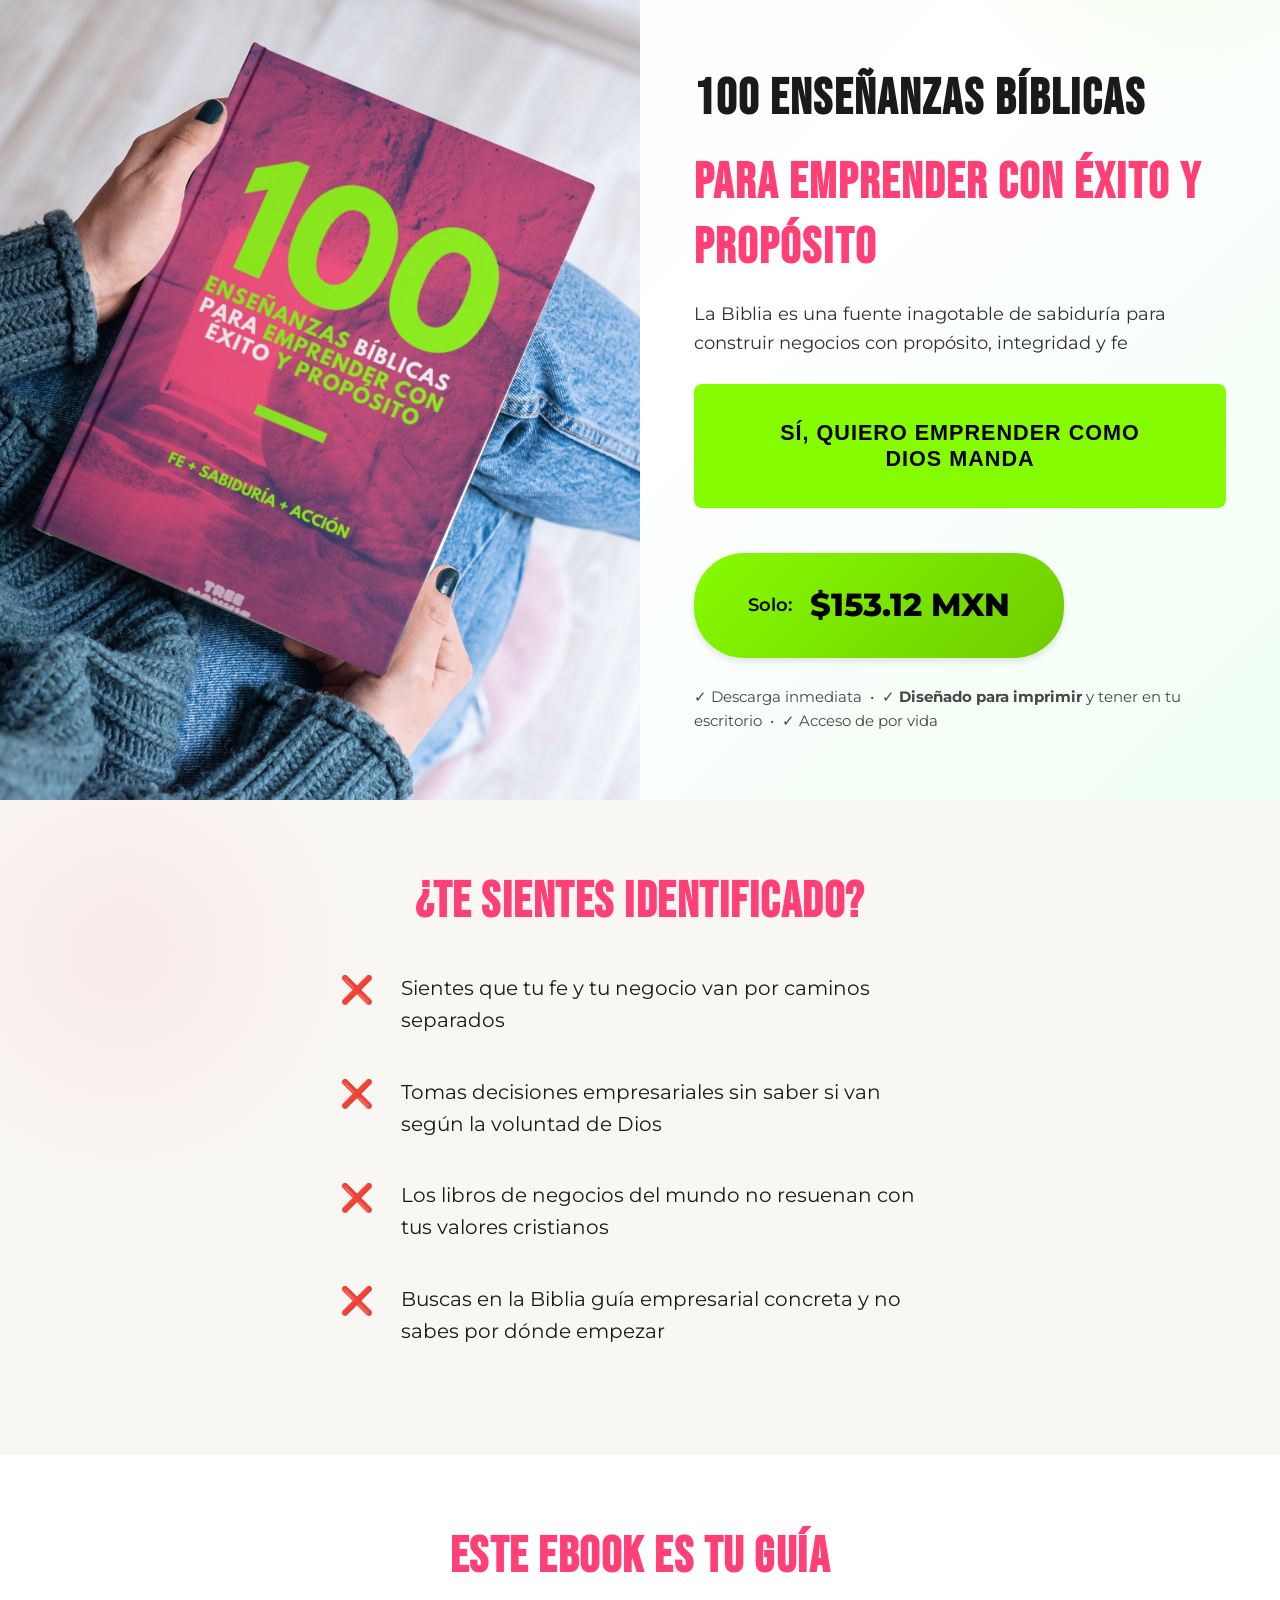
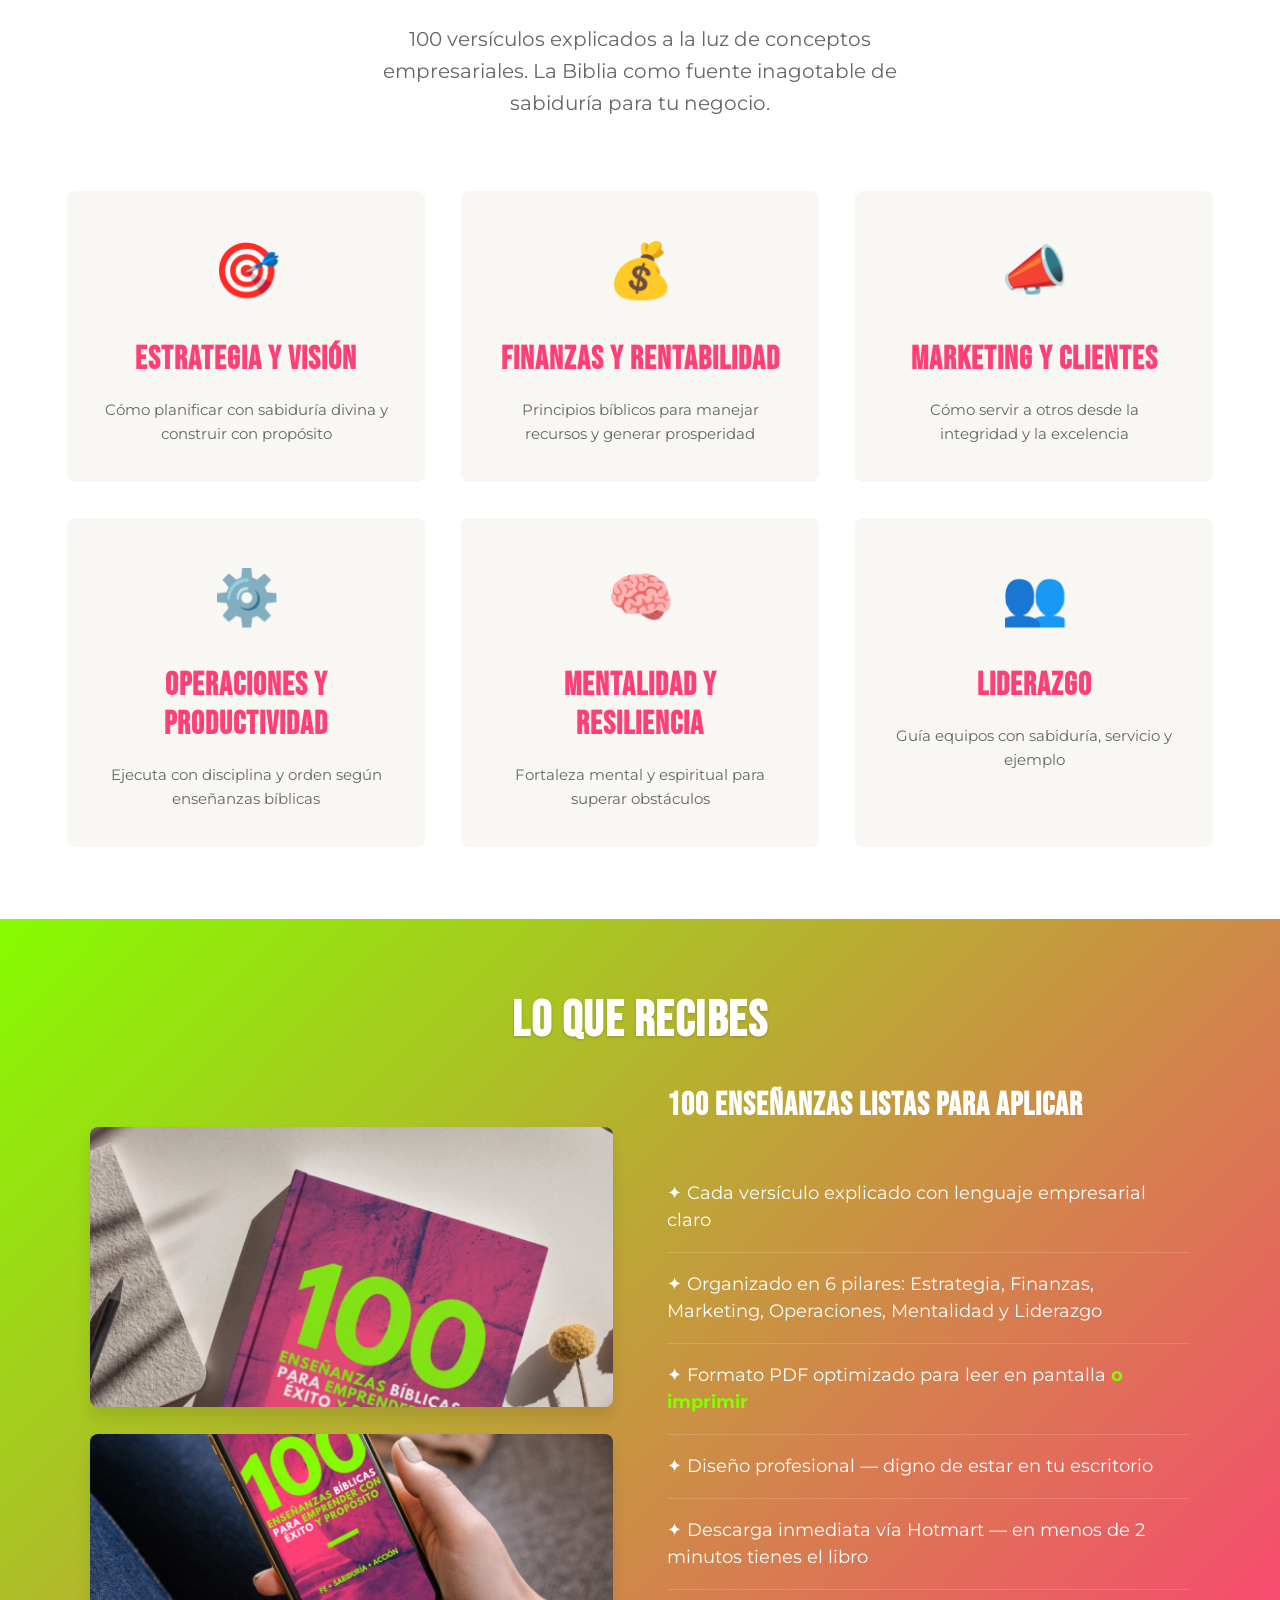
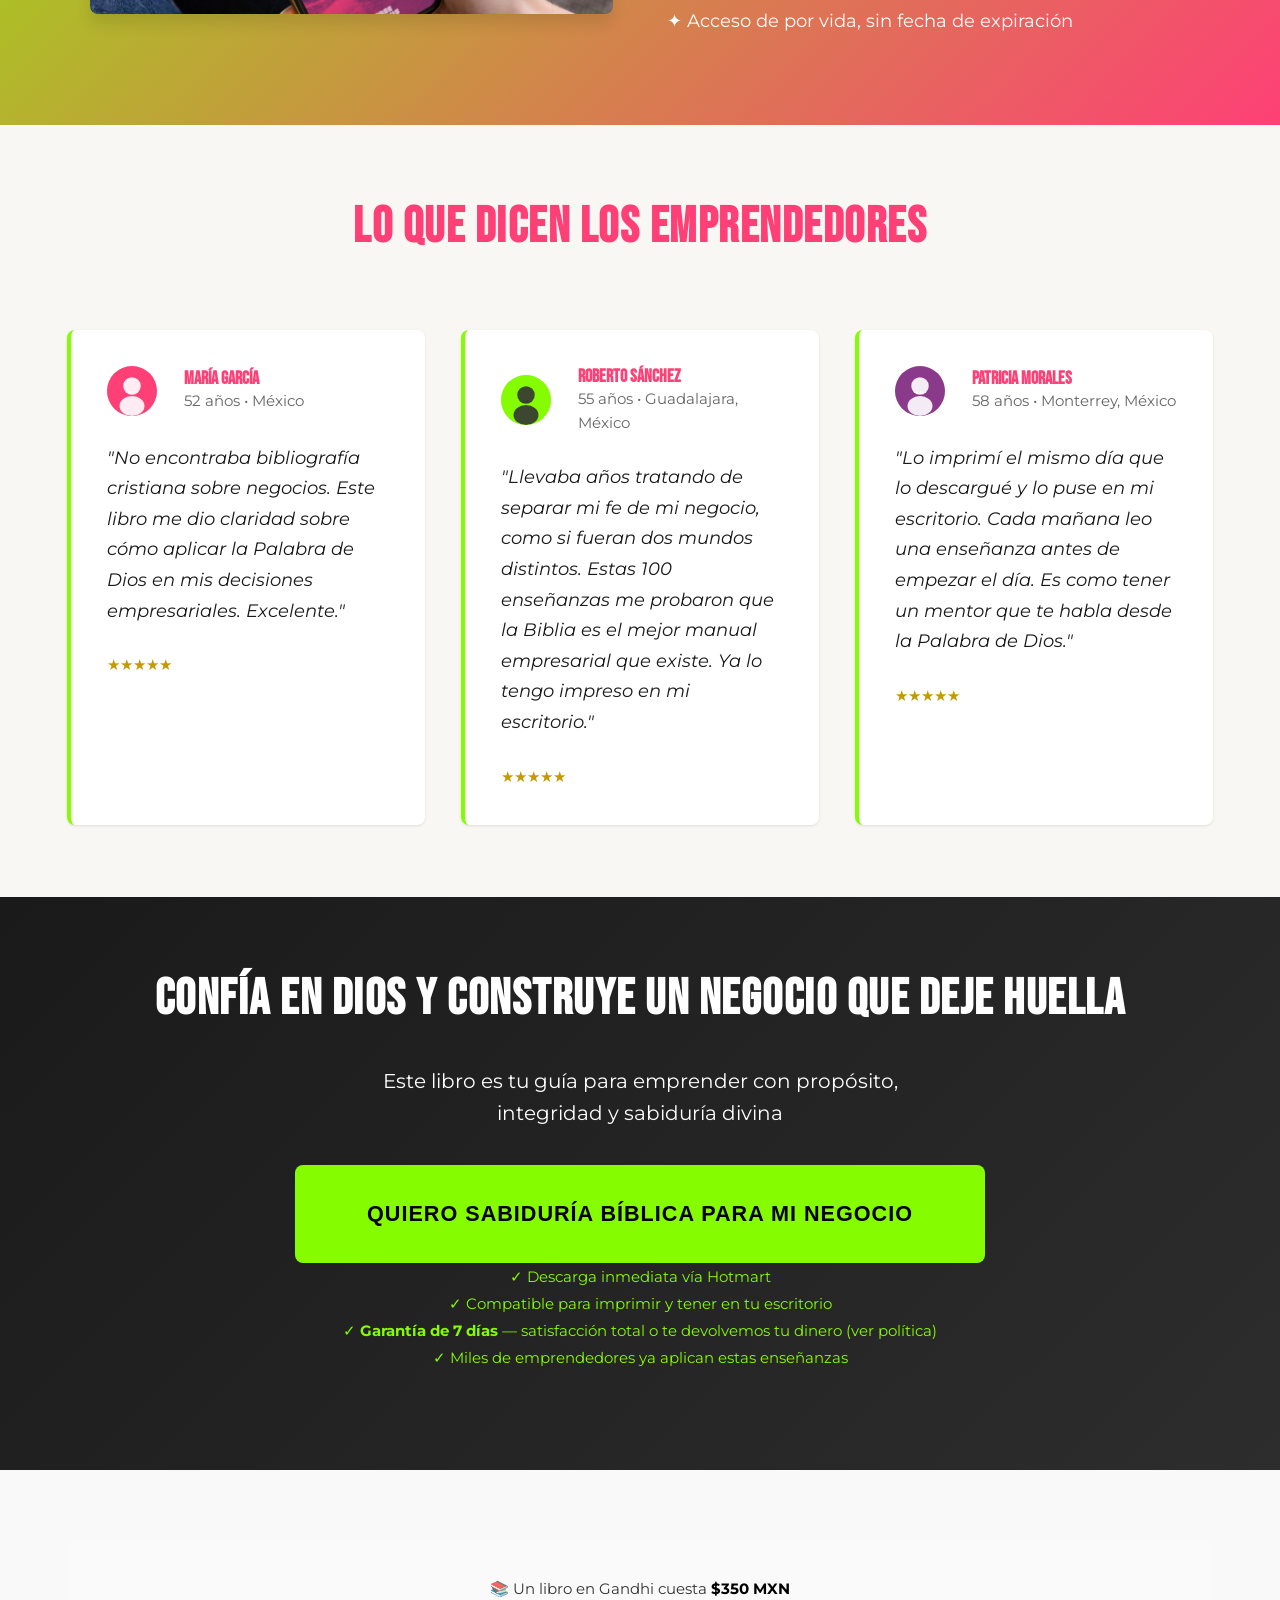
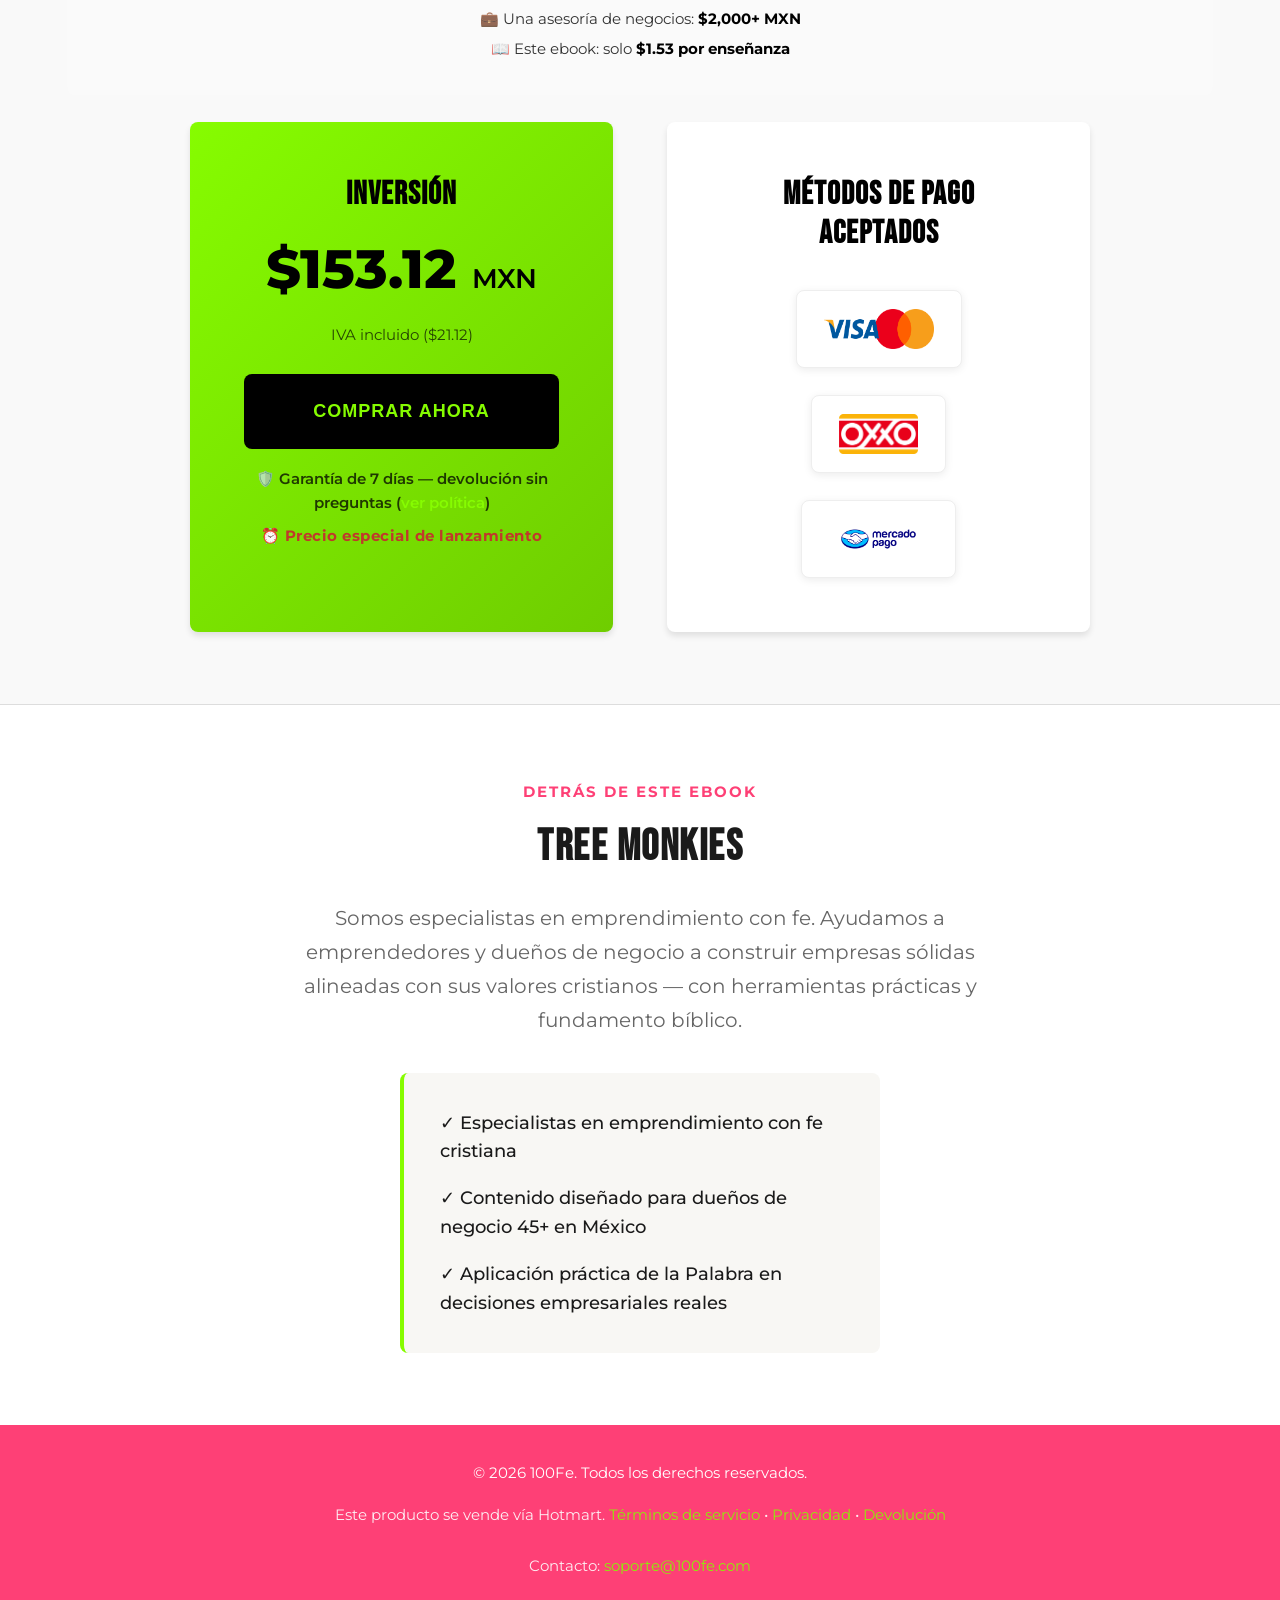
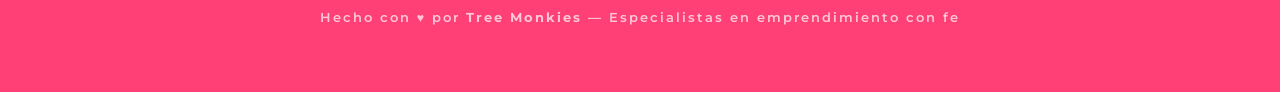
<file: index.html>
<!DOCTYPE html>
<html lang="es">
<head>
    <meta charset="UTF-8">
    <meta name="viewport" content="width=device-width, initial-scale=1.0">
    <meta name="description" content="100 Enseñanzas Bíblicas para Emprender con Éxito y Propósito">
    <meta name="author" content="100Fe">
    
    <!-- Open Graph -->
    <meta property="og:title" content="100 Enseñanzas Bíblicas para Emprender">
    <meta property="og:description" content="Propósito cristiano + Negocios rentables. Ebook diseñado para emprendedores de fe.">
    <meta property="og:type" content="website">
    <meta property="og:image" content="https://100fe-landing.vercel.app/assets/images/ebook-table.jpg">
    
    <!-- Twitter Card -->
    <meta name="twitter:card" content="summary_large_image">
    <meta name="twitter:title" content="100 Enseñanzas Bíblicas para Emprender">
    <meta name="twitter:description" content="Propósito cristiano + Negocios rentables.">
    
    <title>100 Enseñanzas Bíblicas para Emprender con Éxito y Propósito</title>
    
    <link rel="preconnect" href="https://fonts.googleapis.com">
    <link rel="preconnect" href="https://fonts.gstatic.com" crossorigin>
    <link href="https://fonts.googleapis.com/css2?family=Bebas+Neue&family=Montserrat:wght@400;600;700;800&display=swap" rel="stylesheet">
    <link rel="stylesheet" href="styles/styles.css?v=20260224-hero-fix-1">
    <link rel="icon" href="data:image/svg+xml,<svg xmlns='http://www.w3.org/2000/svg' viewBox='0 0 100 100'><text y='.9em' font-size='90'>✝</text></svg>">
    
    <!-- Meta Pixel Code -->
    <script>
        !function(f,b,e,v,n,t,s)
        {if(f.fbq)return;n=f.fbq=function(){n.callMethod?
        n.callMethod.apply(n,arguments):n.queue.push(arguments)};
        if(!f._fbq)f._fbq=n;n.push=n;n.loaded=!0;n.version='2.0';
        n.queue=[];t=b.createElement(e);t.async=!0;
        t.src=v;s=b.getElementsByTagName(e)[0];
        s.parentNode.insertBefore(t,s)}(window, document,'script',
        'https://connect.facebook.net/en_US/fbevents.js');
        fbq('init', '772552728691061');
        fbq('track', 'ViewContent');
    </script>
    <noscript><img height="1" width="1" style="display:none" src="https://www.facebook.com/tr?id=772552728691061&ev=ViewContent&noscript=1" /></noscript>
    <!-- End Meta Pixel Code -->
    
    <!-- Google Analytics 4 -->
    <script async src="https://www.googletagmanager.com/gtag/js?id=G-ZPV2HS45X4"></script>
    <script>
        window.dataLayer = window.dataLayer || [];
        function gtag(){dataLayer.push(arguments);}
        gtag('js', new Date());

        gtag('config', 'G-ZPV2HS45X4');
    </script>
    <!-- End Google Analytics 4 -->
    

</head>
<body>
    <!-- Hero Section -->
    <section class="hero">
        <img src="assets/images/ebook-table.jpg" alt="100 Enseñanzas Bíblicas para Emprender" class="hero__ebook">
        <div class="container">
            <div class="hero__content">
                <div class="hero__text">
                    <h1 class="hero__headline">
                        100 Enseñanzas Bíblicas<br>
                        <span class="highlight">para Emprender con Éxito y Propósito</span>
                    </h1>
                    <p class="hero__subheadline">
                        La Biblia es una fuente inagotable de sabiduría para construir negocios con propósito, integridad y fe
                    </p>
                </div>
                <button class="cta-button cta-button--primary cta-button--large" id="cta-hero">
                    SÍ, QUIERO EMPRENDER COMO DIOS MANDA
                </button>
                <div class="hero__price-badge">
                    <span class="hero__price-label">Solo:</span>
                    <span class="hero__price-amount">$153.12 MXN</span>
                </div>
                <p class="hero__trust">✓ Descarga inmediata &nbsp;•&nbsp; ✓ <strong>Diseñado para imprimir</strong> y tener en tu escritorio &nbsp;•&nbsp; ✓ Acceso de por vida</p>
            </div>
        </div>
    </section>

    <!-- Problema Section -->
    <section class="problem">
        <div class="container">
            <h2 class="section__title">¿Te sientes identificado?</h2>
            <ul class="problem__list">
                <li class="problem__item">
                    <span class="problem__icon">❌</span>
                    <p>Sientes que tu fe y tu negocio van por caminos separados</p>
                </li>
                <li class="problem__item">
                    <span class="problem__icon">❌</span>
                    <p>Tomas decisiones empresariales sin saber si van según la voluntad de Dios</p>
                </li>
                <li class="problem__item">
                    <span class="problem__icon">❌</span>
                    <p>Los libros de negocios del mundo no resuenan con tus valores cristianos</p>
                </li>
                <li class="problem__item">
                    <span class="problem__icon">❌</span>
                    <p>Buscas en la Biblia guía empresarial concreta y no sabes por dónde empezar</p>
                </li>
            </ul>
        </div>
    </section>

    <!-- Solución Section -->
    <section class="solution">
        <div class="container">
            <h2 class="section__title">Este Ebook Es Tu Guía</h2>
            <p class="section__subtitle">
                100 versículos explicados a la luz de conceptos empresariales. 
                La Biblia como fuente inagotable de sabiduría para tu negocio.
            </p>
            
            <div class="benefits">
                <div class="benefit">
                    <span class="benefit__icon">🎯</span>
                    <h3 class="benefit__title">Estrategia y Visión</h3>
                    <p class="benefit__description">
                        Cómo planificar con sabiduría divina y construir con propósito
                    </p>
                </div>
                
                <div class="benefit">
                    <span class="benefit__icon">💰</span>
                    <h3 class="benefit__title">Finanzas y Rentabilidad</h3>
                    <p class="benefit__description">
                        Principios bíblicos para manejar recursos y generar prosperidad
                    </p>
                </div>
                
                <div class="benefit">
                    <span class="benefit__icon">📣</span>
                    <h3 class="benefit__title">Marketing y Clientes</h3>
                    <p class="benefit__description">
                        Cómo servir a otros desde la integridad y la excelencia
                    </p>
                </div>
                
                <div class="benefit">
                    <span class="benefit__icon">⚙️</span>
                    <h3 class="benefit__title">Operaciones y Productividad</h3>
                    <p class="benefit__description">
                        Ejecuta con disciplina y orden según enseñanzas bíblicas
                    </p>
                </div>
                
                <div class="benefit">
                    <span class="benefit__icon">🧠</span>
                    <h3 class="benefit__title">Mentalidad y Resiliencia</h3>
                    <p class="benefit__description">
                        Fortaleza mental y espiritual para superar obstáculos
                    </p>
                </div>
                
                <div class="benefit">
                    <span class="benefit__icon">👥</span>
                    <h3 class="benefit__title">Liderazgo</h3>
                    <p class="benefit__description">
                        Guía equipos con sabiduría, servicio y ejemplo
                    </p>
                </div>
            </div>
        </div>
    </section>

    <!-- Muestra del Ebook Section -->
    <section class="ebook-preview">
        <div class="container">
            <h2 class="section__title">Lo Que Recibes</h2>
            <div class="ebook-preview__layout">
                <div class="ebook-preview__images">
                    <img src="assets/images/ebook-hands.jpg" alt="Ebook 100 Enseñanzas Bíblicas" class="ebook-preview__image ebook-preview__image--main">
                    <img src="assets/images/instagram-design.jpg" alt="Versión digital en tu celular" class="ebook-preview__image ebook-preview__image--secondary">
                </div>
                <div class="ebook-preview__details">
                    <h3 class="ebook-preview__subtitle">100 enseñanzas listas para aplicar</h3>
                    <ul class="ebook-preview__list">
                        <li>✦ Cada versículo explicado con lenguaje empresarial claro</li>
                        <li>✦ Organizado en 6 pilares: Estrategia, Finanzas, Marketing, Operaciones, Mentalidad y Liderazgo</li>
                        <li>✦ Formato PDF optimizado para leer en pantalla <strong>o imprimir</strong></li>
                        <li>✦ Diseño profesional — digno de estar en tu escritorio</li>
                        <li>✦ Descarga inmediata vía Hotmart — en menos de 2 minutos tienes el libro</li>
                        <li>✦ Acceso de por vida, sin fecha de expiración</li>
                    </ul>
                </div>
            </div>
        </div>
    </section>

    <!-- Testimonios Section -->
    <section class="testimonials">
        <div class="container">
            <h2 class="section__title">Lo que dicen los emprendedores</h2>
            
            <div class="testimonials__grid">
                <div class="testimonial">
                    <div class="testimonial__header">
                        <img src="assets/images/testimonios/avatar-1.svg" alt="María García" class="testimonial__avatar">
                        <div class="testimonial__info">
                            <h4 class="testimonial__name">María García</h4>
                            <p class="testimonial__age">52 años • México</p>
                        </div>
                    </div>
                    <p class="testimonial__text">
                        "No encontraba bibliografía cristiana sobre negocios. 
                        Este libro me dio claridad sobre cómo aplicar la Palabra 
                        de Dios en mis decisiones empresariales. Excelente."
                    </p>
                    <div class="testimonial__rating">★★★★★</div>
                </div>
                
                <div class="testimonial">
                    <div class="testimonial__header">
                        <img src="assets/images/testimonios/avatar-2.svg" alt="Roberto Sánchez" class="testimonial__avatar">
                        <div class="testimonial__info">
                            <h4 class="testimonial__name">Roberto Sánchez</h4>
                            <p class="testimonial__age">55 años • Guadalajara, México</p>
                        </div>
                    </div>
                    <p class="testimonial__text">
                        "Llevaba años tratando de separar mi fe de mi negocio, 
                        como si fueran dos mundos distintos. Estas 100 enseñanzas 
                        me probaron que la Biblia es el mejor manual empresarial que existe. 
                        Ya lo tengo impreso en mi escritorio."
                    </p>
                    <div class="testimonial__rating">★★★★★</div>
                </div>
                
                <div class="testimonial">
                    <div class="testimonial__header">
                        <img src="assets/images/testimonios/avatar-3.svg" alt="Patricia Morales" class="testimonial__avatar">
                        <div class="testimonial__info">
                            <h4 class="testimonial__name">Patricia Morales</h4>
                            <p class="testimonial__age">58 años • Monterrey, México</p>
                        </div>
                    </div>
                    <p class="testimonial__text">
                        "Lo imprimí el mismo día que lo descargué y lo puse en mi escritorio. 
                        Cada mañana leo una enseñanza antes de empezar el día. 
                        Es como tener un mentor que te habla desde la Palabra de Dios."
                    </p>
                    <div class="testimonial__rating">★★★★★</div>
                </div>
            </div>
        </div>
    </section>

    <!-- CTA Section -->
    <section class="cta-section">
        <div class="container">
            <h2 class="section__title">Confía en Dios y Construye un Negocio que Deje Huella</h2>
            <p class="section__subtitle">
                Este libro es tu guía para emprender con propósito, 
                integridad y sabiduría divina
            </p>
            <button class="cta-button cta-button--primary cta-button--large" id="cta-main">
                QUIERO SABIDURÍA BÍBLICA PARA MI NEGOCIO
            </button>
            <p class="section__trust">
                ✓ Descarga inmediata vía Hotmart<br>
                ✓ Compatible para imprimir y tener en tu escritorio<br>
                ✓ <strong>Garantía de 7 días</strong> — satisfacción total o te devolvemos tu dinero (<a href="devolucion.html">ver política</a>)<br>
                ✓ Miles de emprendedores ya aplican estas enseñanzas
            </p>
        </div>
    </section>

    <!-- Precio y Métodos de Pago Section -->
    <section class="pricing">
        <div class="container">
            <div class="pricing__anchor">
                <p>📚 Un libro en Gandhi cuesta <strong>$350 MXN</strong></p>
                <p>💼 Una asesoría de negocios: <strong>$2,000+ MXN</strong></p>
                <p>📖 Este ebook: solo <strong>$1.53 por enseñanza</strong></p>
            </div>
            <div class="pricing__content">
                <div class="pricing__price">
                    <h3 class="pricing__title">Inversión</h3>
                    <p class="pricing__amount">$153.12 <span class="pricing__currency">MXN</span></p>
                    <p class="pricing__tax">IVA incluido ($21.12)</p>
                    <button class="cta-button cta-button--dark pricing__cta" id="cta-pricing">
                        COMPRAR AHORA
                    </button>
                    <p class="pricing__guarantee">🛡️ Garantía de 7 días — devolución sin preguntas (<a href="devolucion.html">ver política</a>)</p>
                    <p class="pricing__urgency">⏰ Precio especial de lanzamiento</p>
                </div>
                <div class="pricing__payment">
                    <h3 class="pricing__title">Métodos de Pago Aceptados</h3>
                    <div class="pricing__methods">
                        <div class="payment-method">
                            <img src="assets/icons/visa-mastercard.png" alt="Visa y Mastercard" class="payment-method__logo">
                        </div>
                        <div class="payment-method">
                            <img src="assets/icons/Logo Oxxo.png" alt="OXXO" class="payment-method__logo">
                        </div>
                        <div class="payment-method">
                            <img src="assets/icons/Mercado Pago.png" alt="Mercado Pago" class="payment-method__logo">
                        </div>
                    </div>
                </div>
            </div>
        </div>
    </section>

    <!-- Autor Section -->
    <section class="author">
        <div class="container">
            <div class="author__content">
                <span class="author__label">Detrás de este ebook</span>
                <h2 class="author__name">Tree Monkies</h2>
                <p class="author__bio">
                    Somos especialistas en emprendimiento con fe. Ayudamos a emprendedores y dueños de negocio 
                    a construir empresas sólidas alineadas con sus valores cristianos — con herramientas prácticas 
                    y fundamento bíblico.
                </p>
                <ul class="author__credentials">
                    <li>✓ Especialistas en emprendimiento con fe cristiana</li>
                    <li>✓ Contenido diseñado para dueños de negocio 45+ en México</li>
                    <li>✓ Aplicación práctica de la Palabra en decisiones empresariales reales</li>
                </ul>
            </div>
        </div>
    </section>

    <!-- Footer -->
    <footer class="footer">
        <div class="container">
            <p class="footer__text">
                &copy; <span id="year"></span> 100Fe. Todos los derechos reservados.
            </p>
            <p class="footer__legal">
                Este producto se vende vía Hotmart. 
                <a href="terminos.html" class="footer__link">Términos de servicio</a> • 
                <a href="privacidad.html" class="footer__link">Privacidad</a> •
                <a href="devolucion.html" class="footer__link">Devolución</a>
            </p>
            <p class="footer__legal">
                Contacto: <a href="mailto:soporte@100fe.com" class="footer__link">soporte@100fe.com</a>
            </p>
            <p class="footer__brand">
                <small>Hecho con ♥ por <strong>Tree Monkies</strong> &mdash; Especialistas en emprendimiento con fe</small>
            </p>
        </div>
    </footer>

    <!-- Sticky CTA (mobile) -->
    <div class="sticky-cta" id="sticky-cta" aria-hidden="true">
        <button class="cta-button cta-button--primary sticky-cta__button" id="cta-sticky">
            COMPRAR AHORA — $153.12 MXN
        </button>
    </div>

    <script src="scripts/script.js"></script>
</body>
</html>
</file>
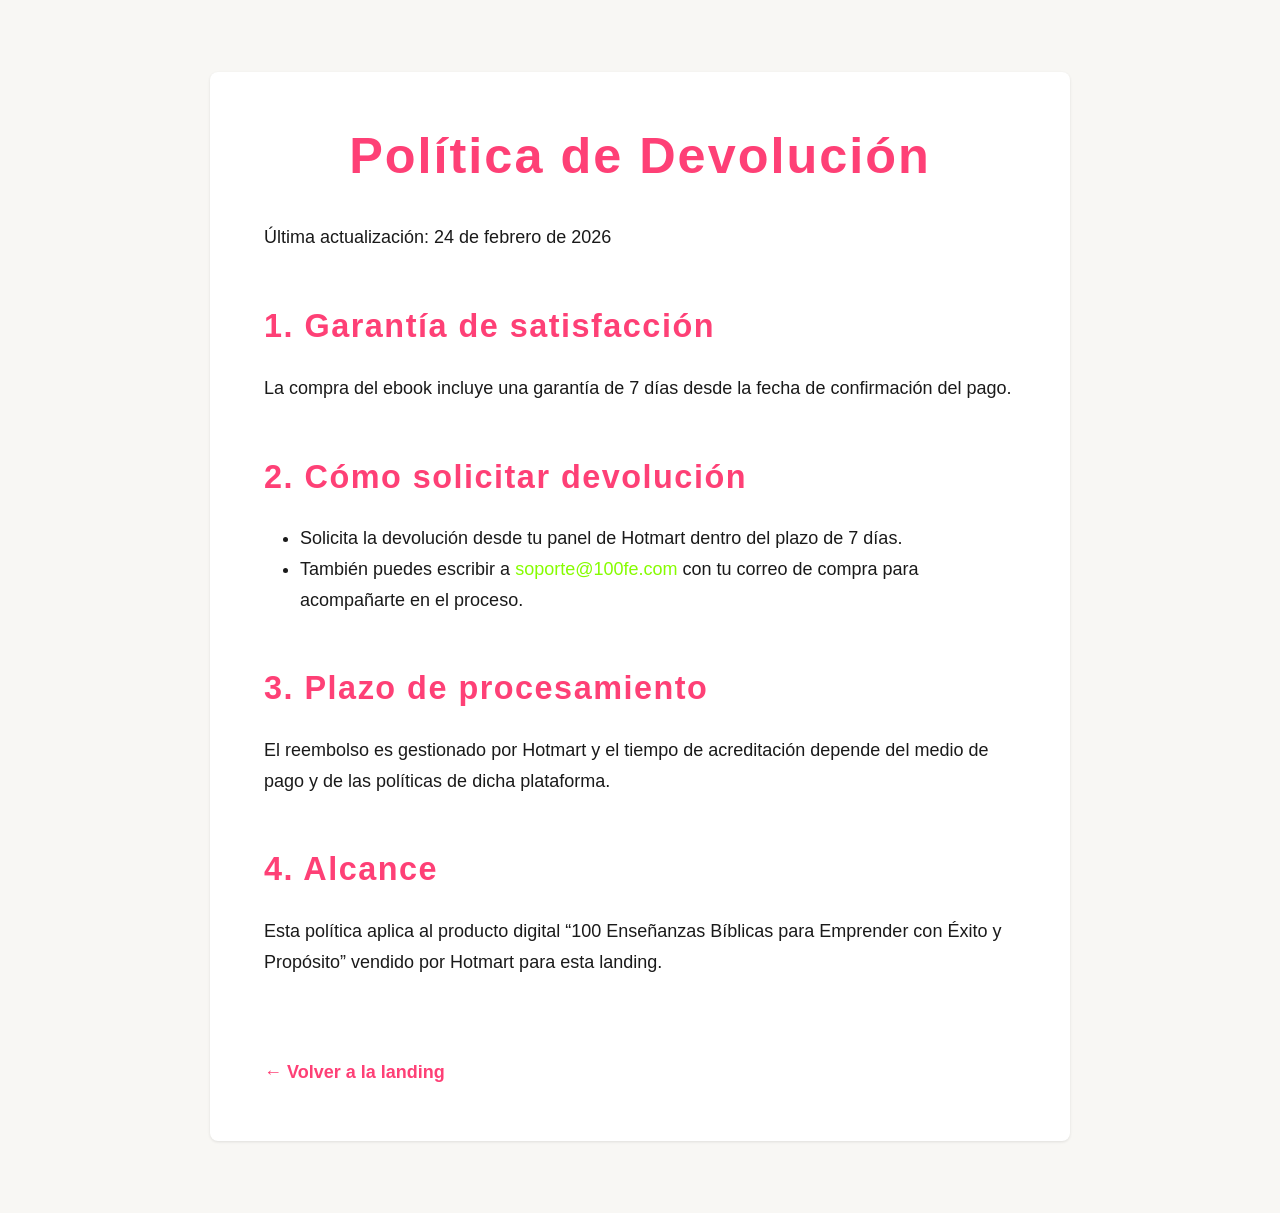
<file: devolucion.html>
<!DOCTYPE html>
<html lang="es">
<head>
    <meta charset="UTF-8">
    <meta name="viewport" content="width=device-width, initial-scale=1.0">
    <meta name="description" content="Política de devolución de 100Fe">
    <title>Política de Devolución | 100Fe</title>
    <link rel="stylesheet" href="styles/styles.css">
</head>
<body class="legal-page">
    <section>
        <div class="container">
            <div class="legal-page__content">
                <h1 class="section__title">Política de Devolución</h1>
                <p class="legal-page__meta">Última actualización: 24 de febrero de 2026</p>

                <h2>1. Garantía de satisfacción</h2>
                <p>La compra del ebook incluye una garantía de 7 días desde la fecha de confirmación del pago.</p>

                <h2>2. Cómo solicitar devolución</h2>
                <ul>
                    <li>Solicita la devolución desde tu panel de Hotmart dentro del plazo de 7 días.</li>
                    <li>También puedes escribir a <a href="mailto:soporte@100fe.com">soporte@100fe.com</a> con tu correo de compra para acompañarte en el proceso.</li>
                </ul>

                <h2>3. Plazo de procesamiento</h2>
                <p>El reembolso es gestionado por Hotmart y el tiempo de acreditación depende del medio de pago y de las políticas de dicha plataforma.</p>

                <h2>4. Alcance</h2>
                <p>Esta política aplica al producto digital “100 Enseñanzas Bíblicas para Emprender con Éxito y Propósito” vendido por Hotmart para esta landing.</p>

                <a href="index.html" class="legal-page__back">← Volver a la landing</a>
            </div>
        </div>
    </section>
</body>
</html>
</file>
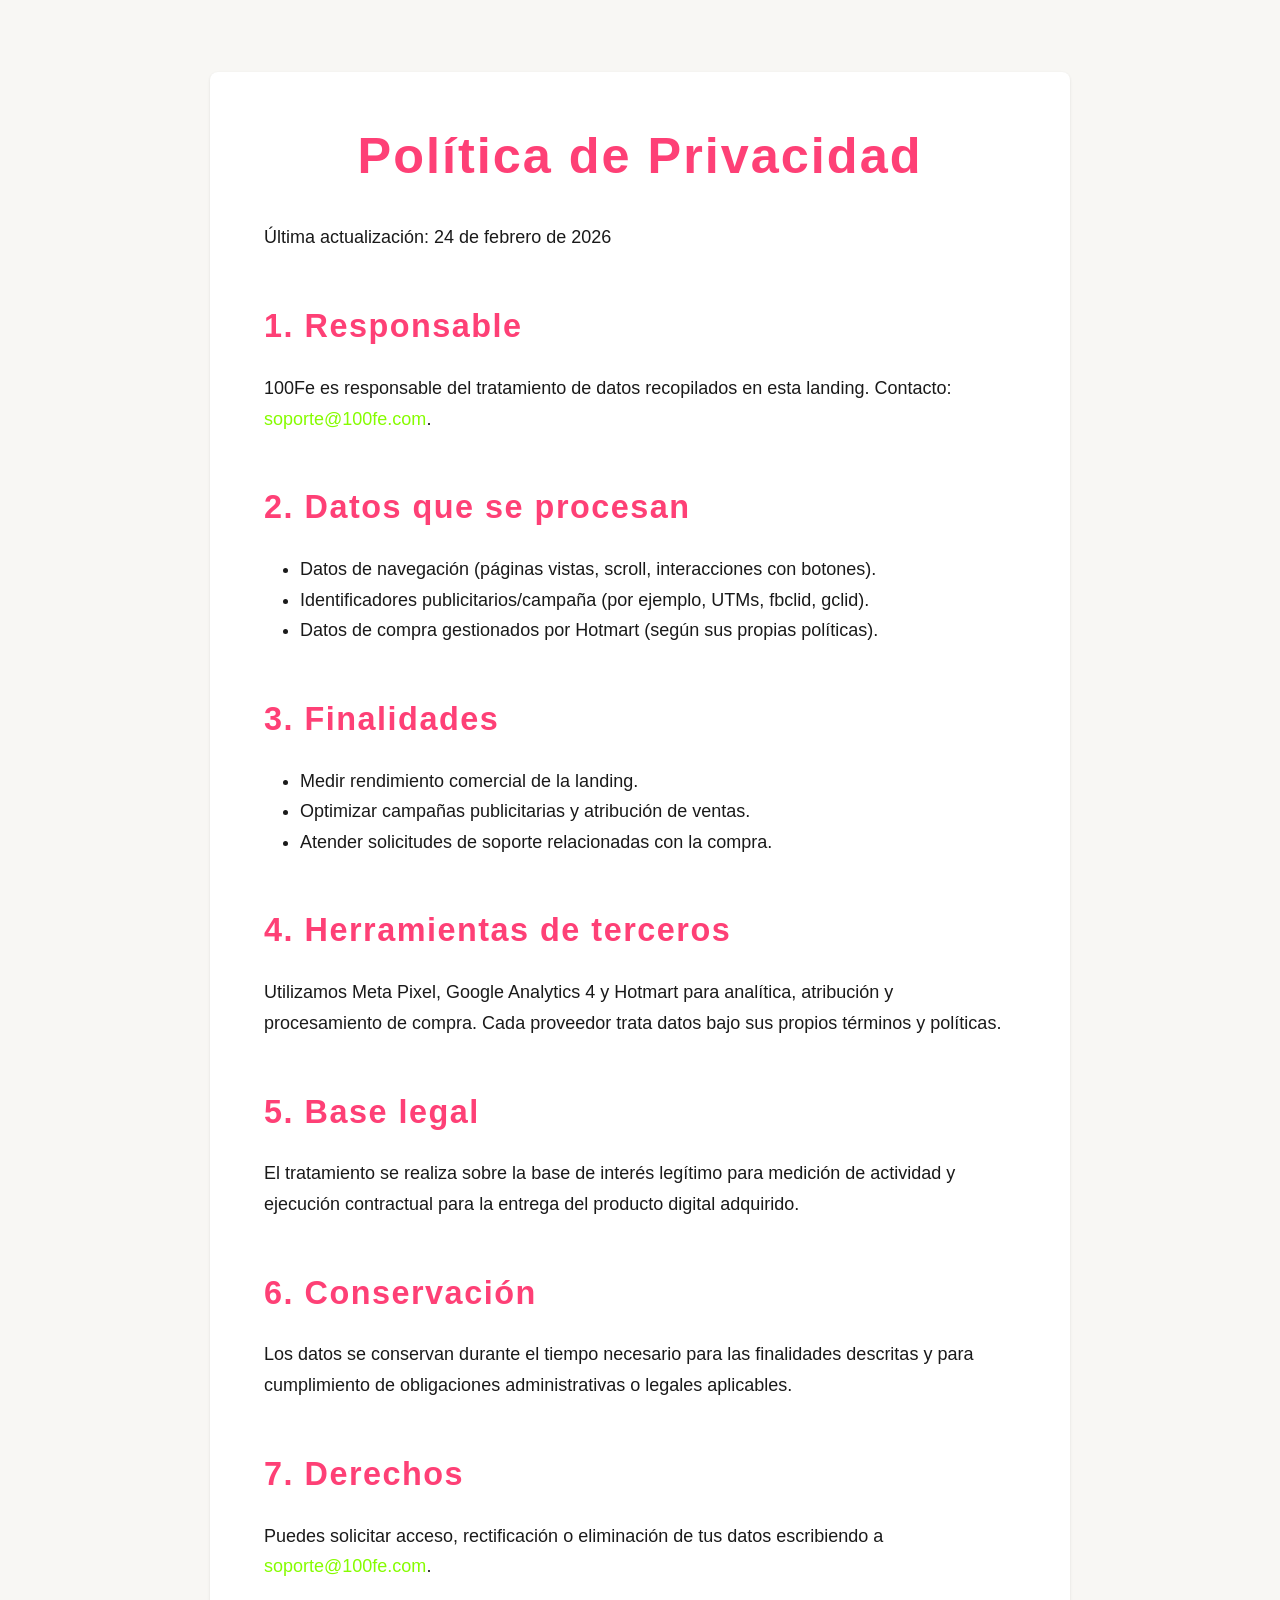
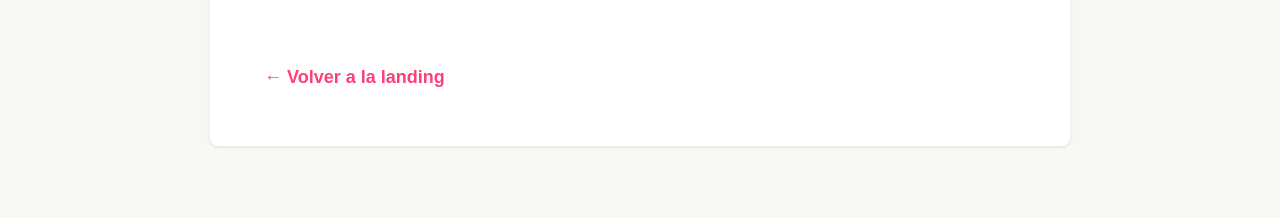
<file: privacidad.html>
<!DOCTYPE html>
<html lang="es">
<head>
    <meta charset="UTF-8">
    <meta name="viewport" content="width=device-width, initial-scale=1.0">
    <meta name="description" content="Política de privacidad de 100Fe">
    <title>Política de Privacidad | 100Fe</title>
    <link rel="stylesheet" href="styles/styles.css">
</head>
<body class="legal-page">
    <section>
        <div class="container">
            <div class="legal-page__content">
                <h1 class="section__title">Política de Privacidad</h1>
                <p class="legal-page__meta">Última actualización: 24 de febrero de 2026</p>

                <h2>1. Responsable</h2>
                <p>100Fe es responsable del tratamiento de datos recopilados en esta landing. Contacto: <a href="mailto:soporte@100fe.com">soporte@100fe.com</a>.</p>

                <h2>2. Datos que se procesan</h2>
                <ul>
                    <li>Datos de navegación (páginas vistas, scroll, interacciones con botones).</li>
                    <li>Identificadores publicitarios/campaña (por ejemplo, UTMs, fbclid, gclid).</li>
                    <li>Datos de compra gestionados por Hotmart (según sus propias políticas).</li>
                </ul>

                <h2>3. Finalidades</h2>
                <ul>
                    <li>Medir rendimiento comercial de la landing.</li>
                    <li>Optimizar campañas publicitarias y atribución de ventas.</li>
                    <li>Atender solicitudes de soporte relacionadas con la compra.</li>
                </ul>

                <h2>4. Herramientas de terceros</h2>
                <p>Utilizamos Meta Pixel, Google Analytics 4 y Hotmart para analítica, atribución y procesamiento de compra. Cada proveedor trata datos bajo sus propios términos y políticas.</p>

                <h2>5. Base legal</h2>
                <p>El tratamiento se realiza sobre la base de interés legítimo para medición de actividad y ejecución contractual para la entrega del producto digital adquirido.</p>

                <h2>6. Conservación</h2>
                <p>Los datos se conservan durante el tiempo necesario para las finalidades descritas y para cumplimiento de obligaciones administrativas o legales aplicables.</p>

                <h2>7. Derechos</h2>
                <p>Puedes solicitar acceso, rectificación o eliminación de tus datos escribiendo a <a href="mailto:soporte@100fe.com">soporte@100fe.com</a>.</p>

                <a href="index.html" class="legal-page__back">← Volver a la landing</a>
            </div>
        </div>
    </section>
</body>
</html>
</file>
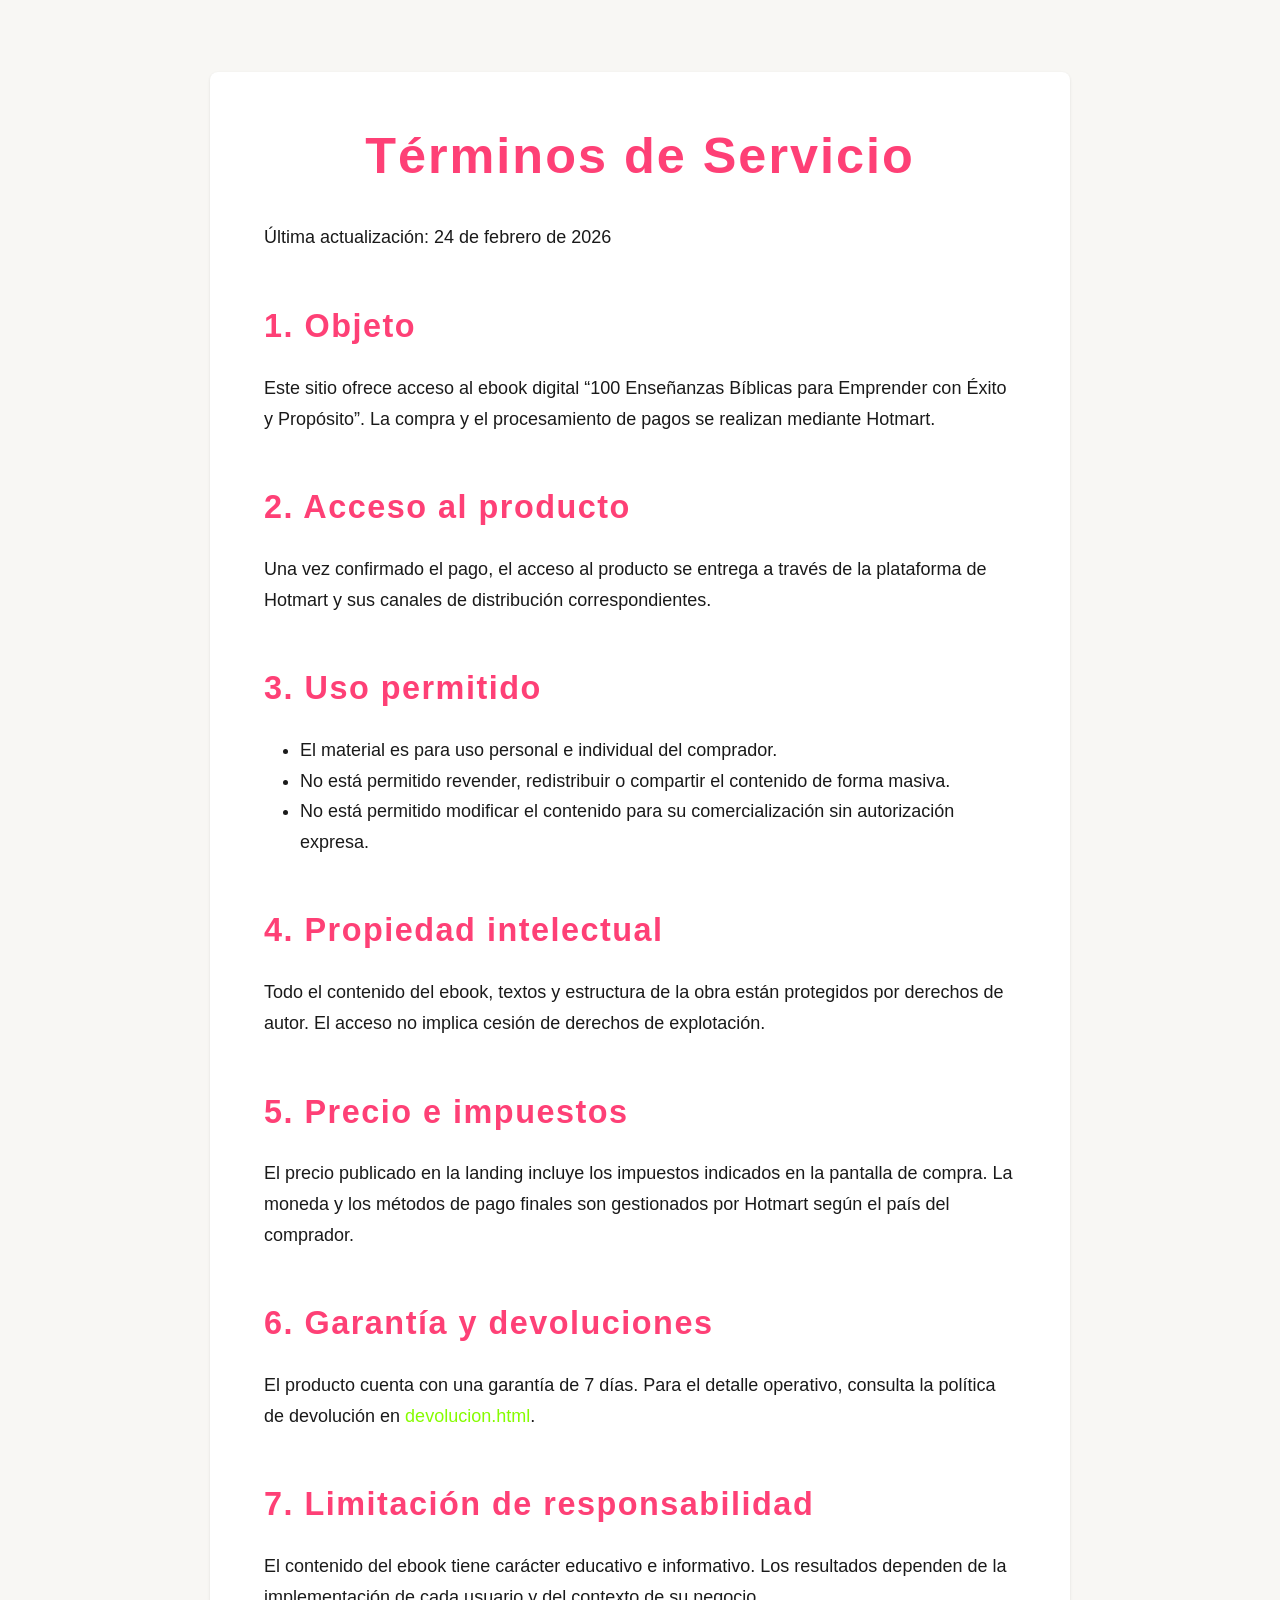
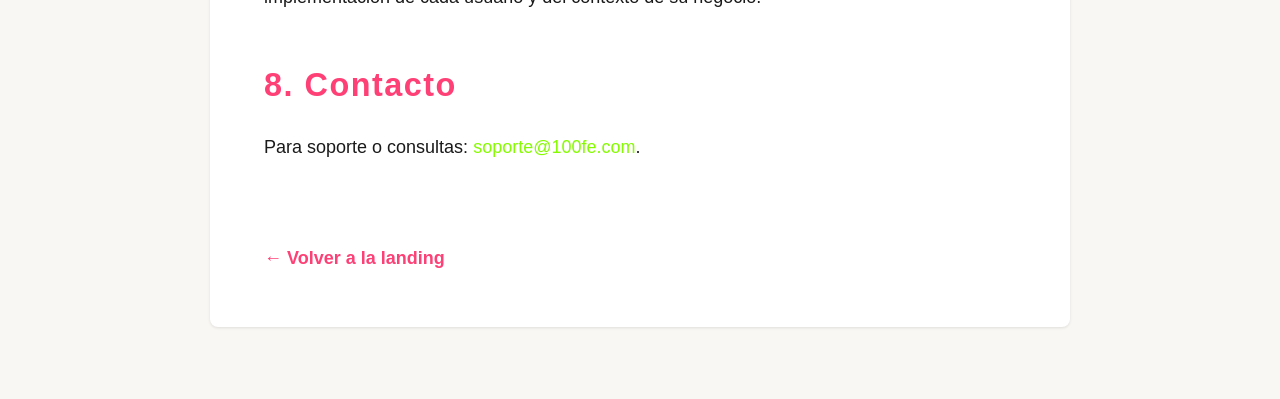
<file: terminos.html>
<!DOCTYPE html>
<html lang="es">
<head>
    <meta charset="UTF-8">
    <meta name="viewport" content="width=device-width, initial-scale=1.0">
    <meta name="description" content="Términos de servicio de 100Fe">
    <title>Términos de Servicio | 100Fe</title>
    <link rel="stylesheet" href="styles/styles.css">
</head>
<body class="legal-page">
    <section>
        <div class="container">
            <div class="legal-page__content">
                <h1 class="section__title">Términos de Servicio</h1>
                <p class="legal-page__meta">Última actualización: 24 de febrero de 2026</p>

                <h2>1. Objeto</h2>
                <p>Este sitio ofrece acceso al ebook digital “100 Enseñanzas Bíblicas para Emprender con Éxito y Propósito”. La compra y el procesamiento de pagos se realizan mediante Hotmart.</p>

                <h2>2. Acceso al producto</h2>
                <p>Una vez confirmado el pago, el acceso al producto se entrega a través de la plataforma de Hotmart y sus canales de distribución correspondientes.</p>

                <h2>3. Uso permitido</h2>
                <ul>
                    <li>El material es para uso personal e individual del comprador.</li>
                    <li>No está permitido revender, redistribuir o compartir el contenido de forma masiva.</li>
                    <li>No está permitido modificar el contenido para su comercialización sin autorización expresa.</li>
                </ul>

                <h2>4. Propiedad intelectual</h2>
                <p>Todo el contenido del ebook, textos y estructura de la obra están protegidos por derechos de autor. El acceso no implica cesión de derechos de explotación.</p>

                <h2>5. Precio e impuestos</h2>
                <p>El precio publicado en la landing incluye los impuestos indicados en la pantalla de compra. La moneda y los métodos de pago finales son gestionados por Hotmart según el país del comprador.</p>

                <h2>6. Garantía y devoluciones</h2>
                <p>El producto cuenta con una garantía de 7 días. Para el detalle operativo, consulta la política de devolución en <a href="devolucion.html">devolucion.html</a>.</p>

                <h2>7. Limitación de responsabilidad</h2>
                <p>El contenido del ebook tiene carácter educativo e informativo. Los resultados dependen de la implementación de cada usuario y del contexto de su negocio.</p>

                <h2>8. Contacto</h2>
                <p>Para soporte o consultas: <a href="mailto:soporte@100fe.com">soporte@100fe.com</a>.</p>

                <a href="index.html" class="legal-page__back">← Volver a la landing</a>
            </div>
        </div>
    </section>
</body>
</html>
</file>
<file: styles/styles.css>
/* ================================================================
   VARIABLES CSS - CONFIGURABLE
   ================================================================ */

:root {
    /* Colores oficiales del ebook 100Fe */
    --color-primary: #86fc00;      /* Verde neón (marca Tree Monkis) */
    --color-secondary: #fe4076;    /* Magenta (marca Tree Monkis) */
    --color-accent: #f0f0f0;       /* Gris muy claro */
    --color-text: #1A1A1A;         /* Casi negro */
    --color-text-light: #666;      /* Gris oscuro */
    --color-border: #DDD;          /* Gris claro */
    --color-background: #F8F7F4;   /* Fondo crema muy claro */
    --color-white: #FFFFFF;
    
    /* Tipografía */
    --font-primary: 'Montserrat', -apple-system, BlinkMacSystemFont, 'Segoe UI', Roboto, sans-serif;
    --font-heading: 'Bebas Neue', Impact, Arial Narrow, sans-serif;
    --font-size-base: 18px;
    --font-size-small: 15px;
    --font-size-large: 20px;
    --font-size-h1: 2.5rem;
    --font-size-h2: 2rem;
    --font-size-h3: 1.5rem;
    
    /* Spacing */
    --spacing-xs: 0.5rem;
    --spacing-sm: 1rem;
    --spacing-md: 1.5rem;
    --spacing-lg: 2rem;
    --spacing-xl: 3rem;
    --spacing-2xl: 4rem;
    
    /* Otros */
    --border-radius: 8px;
    --shadow-sm: 0 1px 3px rgba(0,0,0,0.1);
    --shadow-md: 0 4px 6px rgba(0,0,0,0.1);
    --shadow-lg: 0 10px 15px rgba(0,0,0,0.1);
    --transition: all 0.3s ease;
}

/* ================================================================
   RESET Y BASE
   ================================================================ */

*,
*::before,
*::after {
    margin: 0;
    padding: 0;
    box-sizing: border-box;
}

html {
    font-size: var(--font-size-base);
    scroll-behavior: smooth;
}

body {
    font-family: var(--font-primary);
    color: var(--color-text);
    line-height: 1.6;
    background-color: var(--color-white);
}

/* ================================================================
   TIPOGRAFÍA
   ================================================================ */

h1, h2, h3, h4, h5, h6 {
    font-family: var(--font-heading);
    font-weight: 700;
    line-height: 1.2;
    margin-bottom: var(--spacing-md);
}

h1 { font-size: var(--font-size-h1); letter-spacing: 2px; }
h2 { font-size: var(--font-size-h2); letter-spacing: 1.5px; }
h3 { font-size: var(--font-size-h3); letter-spacing: 1px; }

p {
    margin-bottom: var(--spacing-md);
}

a {
    color: var(--color-primary);
    text-decoration: none;
    transition: var(--transition);
}

a:hover {
    text-decoration: underline;
    opacity: 0.8;
}

/* ================================================================
   CONTAINER
   ================================================================ */

.container {
    max-width: 1200px;
    margin: 0 auto;
    padding: 0 var(--spacing-md);
}

/* ================================================================
   HERO SECTION
   ================================================================ */

.hero {
    background: linear-gradient(135deg, #f9f9f9 0%, #ffffff 50%, #f0fff4 100%);
    padding: 0;
    text-align: center;
    position: relative;
    overflow: hidden;
}

.hero::before {
    content: '';
    position: absolute;
    top: -50%;
    right: -10%;
    width: 500px;
    height: 500px;
    background: radial-gradient(circle, rgba(134, 252, 0, 0.1) 0%, transparent 70%);
    border-radius: 50%;
    z-index: 0;
}

.hero::after {
    content: '';
    position: absolute;
    bottom: -50%;
    left: -10%;
    width: 500px;
    height: 500px;
    background: radial-gradient(circle, rgba(254, 64, 118, 0.08) 0%, transparent 70%);
    border-radius: 50%;
    z-index: 0;
}

.hero__content {
    max-width: 900px;
    margin: 0 auto;
    padding: var(--spacing-xl) var(--spacing-md) var(--spacing-lg);
    display: flex;
    flex-direction: column;
    align-items: center;
    gap: var(--spacing-lg);
    position: relative;
    z-index: 1;
}

.hero__ebook {
    width: 100%;
    height: auto;
    border-radius: 0;
    box-shadow: none;
    transition: var(--transition);
    margin: 0;
    display: block;
}

.hero__ebook:hover {
    transform: none;
    box-shadow: none;
}

.hero__text {
    max-width: 700px;
    padding: 0 var(--spacing-md);
}

.hero__headline {
    font-size: var(--font-size-h1);
    margin-bottom: var(--spacing-md);
    line-height: 1.3;
    color: var(--color-text);
}

.hero__headline .highlight {
    color: var(--color-secondary);
    display: block;
    margin-top: var(--spacing-sm);
}

.hero__subheadline {
    font-size: var(--font-size-large);
    margin-bottom: var(--spacing-md);
    line-height: 1.6;
    color: var(--color-text);
    opacity: 0.9;
}

.hero__price-badge {
    display: inline-flex;
    align-items: center;
    gap: var(--spacing-sm);
    background: linear-gradient(135deg, var(--color-primary) 0%, #6fcd00 100%);
    padding: var(--spacing-md) var(--spacing-xl);
    border-radius: 50px;
    box-shadow: var(--shadow-md);
    margin-top: var(--spacing-sm);
}

.hero__price-label {
    font-size: var(--font-size-base);
    font-weight: 600;
    color: #000;
}

.hero__price-amount {
    font-size: 1.75rem;
    font-weight: 800;
    color: #000;
}

.hero__trust {
    font-size: var(--font-size-small);
    opacity: 0.8;
    color: var(--color-text);
    padding: 0;
    margin: 0;
}

/* Desktop: two-column hero */
@media (min-width: 1024px) {
    .hero {
        display: grid;
        grid-template-columns: minmax(0, 1fr) minmax(0, 1fr);
        align-items: stretch;
        text-align: left;
        min-height: 600px;
        overflow: visible;
    }

    .hero__ebook {
        grid-column: 1;
        grid-row: 1;
        width: 100%;
        max-width: 100%;
        height: 100%;
        min-height: 600px;
        object-fit: cover;
        object-position: center center;
        display: block;
    }

    .hero > .container {
        grid-column: 2;
        grid-row: 1;
        width: 100%;
        max-width: 100%;
        margin: 0;
        display: flex;
        align-items: center;
        min-width: 0;
        padding: 0 var(--spacing-xl);
    }

    .hero__content {
        align-items: flex-start;
        margin: 0;
        padding: var(--spacing-xl) 0;
        max-width: 100%;
        gap: var(--spacing-md);
    }

    .hero__text {
        padding: 0;
    }

    .hero__headline {
        font-size: 2.8rem;
        margin-bottom: var(--spacing-sm);
    }

    .hero__subheadline {
        font-size: var(--font-size-base);
        margin-bottom: 0;
    }

    .hero__price-badge {
        align-self: flex-start;
    }

    .hero__trust {
        font-size: var(--font-size-small);
        text-align: left;
    }
}

/* ================================================================
   BOTONES
   ================================================================ */

.cta-button {
    background-color: var(--color-primary);
    color: #000;
    border: none;
    padding: var(--spacing-md) var(--spacing-lg);
    font-size: var(--font-size-base);
    border-radius: var(--border-radius);
    cursor: pointer;
    transition: var(--transition);
    font-weight: 700;
    text-transform: uppercase;
    letter-spacing: 1px;
    display: inline-block;
}

.cta-button:hover {
    background-color: #6fcd00;
    transform: translateY(-2px);
    box-shadow: var(--shadow-md);
}

.cta-button:active {
    transform: translateY(0);
}

.cta-button--primary {
    background-color: var(--color-primary);
    color: #000;
}

.cta-button--dark {
    background-color: #000;
    color: var(--color-primary);
    margin-top: var(--spacing-md);
}

.cta-button--dark:hover {
    background-color: #222;
    color: var(--color-primary);
}

.cta-button--large {
    padding: var(--spacing-lg) var(--spacing-2xl);
    font-size: var(--font-size-large);
}

/* ================================================================
   SECCIONES
   ================================================================ */

section {
    padding: var(--spacing-2xl) 0;
}

.section__title {
    text-align: center;
    color: var(--color-secondary);
    margin-bottom: var(--spacing-lg);
    font-size: var(--font-size-h2);
}

.section__subtitle {
    text-align: center;
    color: var(--color-text-light);
    margin-bottom: var(--spacing-lg);
    font-size: var(--font-size-large);
    max-width: 600px;
    margin-left: auto;
    margin-right: auto;
}

/* ================================================================
   SECCIÓN PROBLEMA
   ================================================================ */

.problem {
    background-color: var(--color-background);
}

.problem__list {
    list-style: none;
    max-width: 600px;
    margin: 0 auto;
}

.problem__item {
    display: flex;
    align-items: flex-start;
    margin-bottom: var(--spacing-lg);
    font-size: var(--font-size-large);
}

.problem__icon {
    display: inline-block;
    margin-right: var(--spacing-md);
    font-size: 1.5rem;
    flex-shrink: 0;
}

.problem__item p {
    margin: 0;
    margin-top: 0.2rem;
}

/* ================================================================
   SECCIÓN SOLUCIÓN
   ================================================================ */

.solution {
    background-color: var(--color-white);
}

.benefits {
    display: grid;
    grid-template-columns: repeat(auto-fit, minmax(250px, 1fr));
    gap: var(--spacing-lg);
    margin-top: var(--spacing-2xl);
}

.benefit {
    text-align: center;
    padding: var(--spacing-lg);
    border-radius: var(--border-radius);
    background-color: var(--color-background);
    transition: var(--transition);
}

.benefit:hover {
    box-shadow: var(--shadow-md);
    transform: translateY(-5px);
}

.benefit__icon {
    font-size: 3rem;
    display: block;
    margin-bottom: var(--spacing-md);
}

.benefit__title {
    color: var(--color-secondary);
    margin-bottom: var(--spacing-sm);
}

.benefit__description {
    color: var(--color-text-light);
    font-size: var(--font-size-small);
    margin: 0;
}

/* ================================================================
   SECCIÓN MUESTRA DEL EBOOK
   ================================================================ */

.ebook-preview {
    background: linear-gradient(135deg, var(--color-primary) 0%, var(--color-secondary) 100%);
    padding: var(--spacing-2xl) 0;
    text-align: center;
}

.ebook-preview .section__title {
    color: var(--color-white);
    text-shadow: 0 1px 3px rgba(0,0,0,0.2);
}

.ebook-preview__subtitle {
    font-family: var(--font-heading);
    font-size: 1.8rem;
    color: var(--color-white);
    margin-bottom: var(--spacing-lg);
    letter-spacing: 1px;
}

.ebook-preview__layout {
    display: grid;
    grid-template-columns: 1fr;
    gap: var(--spacing-xl);
    max-width: 1100px;
    margin: 0 auto;
    align-items: center;
}

@media (min-width: 768px) {
    .ebook-preview__layout {
        grid-template-columns: 1fr 1fr;
    }
}

.ebook-preview__images {
    display: grid;
    grid-template-columns: 1fr 1fr;
    gap: var(--spacing-md);
}

.ebook-preview__image {
    width: 100%;
    height: auto;
    border-radius: var(--border-radius);
    box-shadow: var(--shadow-lg);
    transition: var(--transition);
    object-fit: cover;
}

.ebook-preview__image--main {
    grid-column: 1 / -1;
    max-height: 280px;
    object-position: center top;
}

.ebook-preview__image--secondary {
    grid-column: 1 / -1;
    max-height: 180px;
}

.ebook-preview__image:hover {
    transform: scale(1.02);
    box-shadow: 0 10px 40px rgba(0, 0, 0, 0.3);
}

.ebook-preview__details {
    text-align: left;
    color: var(--color-white);
}

.ebook-preview__list {
    list-style: none;
    padding: 0;
    margin: var(--spacing-md) 0 0;
}

.ebook-preview__list li {
    padding: var(--spacing-sm) 0;
    font-size: var(--font-size-base);
    border-bottom: 1px solid rgba(255,255,255,0.15);
    line-height: 1.5;
}

.ebook-preview__list li:last-child {
    border-bottom: none;
}

.ebook-preview__list strong {
    color: var(--color-primary);
}

/* ================================================================
   SECCIÓN TESTIMONIOS
   ================================================================ */

.testimonials {
    background-color: var(--color-background);
}

.testimonials__grid {
    display: grid;
    grid-template-columns: repeat(auto-fit, minmax(300px, 1fr));
    gap: var(--spacing-lg);
    margin-top: var(--spacing-2xl);
}

.testimonial {
    background-color: var(--color-white);
    padding: var(--spacing-lg);
    border-radius: var(--border-radius);
    border-left: 4px solid var(--color-primary);
    box-shadow: var(--shadow-sm);
    transition: var(--transition);
}

.testimonial:hover {
    box-shadow: var(--shadow-md);
}

.testimonial__header {
    display: flex;
    align-items: center;
    margin-bottom: var(--spacing-md);
}

.testimonial__avatar {
    width: 50px;
    height: 50px;
    border-radius: 50%;
    margin-right: var(--spacing-md);
    object-fit: cover;
    background-color: var(--color-border);
}

.testimonial__info {
    flex: 1;
}

.testimonial__name {
    margin: 0;
    font-size: var(--font-size-base);
    color: var(--color-secondary);
}

.testimonial__age {
    margin: 0;
    font-size: var(--font-size-small);
    color: var(--color-text-light);
}

.testimonial__text {
    margin: 0 0 var(--spacing-md) 0;
    font-size: var(--font-size-base);
    line-height: 1.7;
    font-style: italic;
    color: var(--color-text);
}

.testimonial__rating {
    color: #c49a00;
    font-size: var(--font-size-small);
}

/* ================================================================
   SECCIÓN CTA
   ================================================================ */

.cta-section {
    background: linear-gradient(135deg, #1a1a1a 0%, #2d2d2d 100%);
    color: var(--color-white);
    text-align: center;
}

.cta-section .section__title,
.cta-section .section__subtitle {
    color: var(--color-white);
}

.section__trust {
    color: var(--color-primary);
    font-size: var(--font-size-small);
    line-height: 1.8;
}

/* ================================================================
   SECCIÓN PRECIO Y MÉTODOS DE PAGO
   ================================================================ */

.pricing {
    background-color: #f9f9f9;
    padding: var(--spacing-2xl) 0;
}

.pricing__content {
    display: grid;
    grid-template-columns: repeat(auto-fit, minmax(280px, 1fr));
    gap: var(--spacing-xl);
    max-width: 900px;
    margin: 0 auto;
}

.pricing__price {
    text-align: center;
    padding: var(--spacing-xl);
    background: linear-gradient(135deg, var(--color-primary) 0%, #6fcd00 100%);
    border-radius: var(--border-radius);
    box-shadow: var(--shadow-md);
}

.pricing__title {
    font-size: var(--font-size-h3);
    margin-bottom: var(--spacing-md);
    color: #000;
}

.pricing__amount {
    font-size: 3rem;
    font-weight: 800;
    color: #000;
    margin: var(--spacing-md) 0;
    line-height: 1;
}

.pricing__currency {
    font-size: 1.5rem;
    font-weight: 600;
}

.pricing__tax {
    font-size: var(--font-size-small);
    color: rgba(0, 0, 0, 0.7);
    margin: 0;
}

.pricing__cta {
    width: 100%;
    margin-top: var(--spacing-md);
    padding: var(--spacing-md) var(--spacing-lg);
}

.pricing__guarantee {
    font-size: var(--font-size-small);
    color: rgba(0, 0, 0, 0.75);
    margin-top: var(--spacing-sm);
    margin-bottom: 0;
    font-weight: 600;
}

.pricing__urgency {
    font-size: var(--font-size-small);
    color: #c0392b;
    font-weight: 700;
    margin-top: var(--spacing-xs);
    margin-bottom: 0;
    letter-spacing: 0.5px;
}

.pricing__anchor {
    text-align: center;
    background: rgba(255,255,255,0.15);
    border-radius: var(--border-radius);
    padding: var(--spacing-md);
    margin-bottom: var(--spacing-md);
}

.pricing__anchor p {
    margin: var(--spacing-xs) 0;
    font-size: var(--font-size-small);
    color: rgba(0,0,0,0.8);
    line-height: 1.4;
}

.pricing__anchor strong {
    color: #000;
}

.pricing__payment {
    text-align: center;
    padding: var(--spacing-xl);
    background-color: var(--color-white);
    border-radius: var(--border-radius);
    box-shadow: var(--shadow-md);
}

.pricing__methods {
    display: flex;
    justify-content: center;
    flex-wrap: wrap;
    gap: var(--spacing-md);
    margin-top: var(--spacing-lg);
}

.payment-method {
    display: flex;
    align-items: center;
    justify-content: center;
    background: white;
    border-radius: 8px;
    padding: var(--spacing-sm) var(--spacing-md);
    box-shadow: 0 2px 8px rgba(0,0,0,0.08);
    border: 1px solid #eee;
    transition: var(--transition);
}

.payment-method:hover {
    box-shadow: 0 4px 16px rgba(0,0,0,0.14);
    transform: translateY(-2px);
}

.payment-method__logo {
    height: 40px;
    width: auto;
    max-width: 110px;
    display: block;
}

/* ================================================================
   SECCIÓN AUTOR
   ================================================================ */

.author {
    background-color: var(--color-white);
    border-top: 1px solid var(--color-border);
}

.author__content {
    max-width: 700px;
    margin: 0 auto;
    text-align: center;
}

.author__label {
    display: inline-block;
    font-size: var(--font-size-small);
    font-weight: 700;
    text-transform: uppercase;
    letter-spacing: 2px;
    color: var(--color-secondary);
    margin-bottom: var(--spacing-sm);
}

.author__name {
    font-size: var(--font-size-h2);
    color: var(--color-text);
    margin-bottom: var(--spacing-md);
}

.author__bio {
    font-size: var(--font-size-large);
    color: var(--color-text-light);
    line-height: 1.7;
    margin-bottom: var(--spacing-lg);
}

.author__credentials {
    list-style: none;
    display: flex;
    flex-direction: column;
    gap: var(--spacing-sm);
    text-align: left;
    max-width: 480px;
    margin: 0 auto;
    background: var(--color-background);
    padding: var(--spacing-lg);
    border-radius: var(--border-radius);
    border-left: 4px solid var(--color-primary);
}

.author__credentials li {
    font-size: var(--font-size-base);
    color: var(--color-text);
    font-weight: 500;
}

/* ================================================================
   STICKY CTA (mobile)
   ================================================================ */

.sticky-cta {
    position: fixed;
    bottom: 0;
    left: 0;
    right: 0;
    z-index: 1000;
    padding: var(--spacing-sm) var(--spacing-md);
    background: rgba(255, 255, 255, 0.95);
    backdrop-filter: blur(10px);
    -webkit-backdrop-filter: blur(10px);
    box-shadow: 0 -4px 20px rgba(0,0,0,0.15);
    transform: translateY(100%);
    transition: transform 0.35s ease;
    display: none;
}

.sticky-cta.is-visible {
    transform: translateY(0);
}

.sticky-cta__button {
    width: 100%;
    font-size: var(--font-size-base);
    padding: var(--spacing-md) var(--spacing-sm);
}

@media (min-width: 769px) {
    .sticky-cta {
        display: none !important;
    }
}

@media (max-width: 768px) {
    .sticky-cta {
        display: block;
    }
}

/* ================================================================
   FOOTER
   ================================================================ */

.footer {
    background-color: var(--color-secondary);
    color: var(--color-white);
    padding: var(--spacing-lg) 0;
    text-align: center;
    font-size: var(--font-size-small);
}

.footer__text {
    margin-bottom: var(--spacing-sm);
}

.footer__legal {
    opacity: 0.9;
}

.footer__link {
    color: var(--color-primary);
}

.footer__link:hover {
    opacity: 0.8;
}

.footer__brand {
    margin-top: var(--spacing-md);
    opacity: 0.7;
    font-weight: 600;
    letter-spacing: 2px;
}

/* ================================================================
   PÁGINAS LEGALES
   ================================================================ */

.legal-page {
    background-color: var(--color-background);
    min-height: 100vh;
}

.legal-page__content {
    max-width: 860px;
    margin: 0 auto;
    background: var(--color-white);
    padding: var(--spacing-xl);
    border-radius: var(--border-radius);
    box-shadow: var(--shadow-sm);
}

.legal-page__meta {
    color: var(--color-text-light);
    font-size: var(--font-size-small);
    margin-bottom: var(--spacing-lg);
}

.legal-page h2 {
    color: var(--color-secondary);
    font-size: var(--font-size-h3);
    margin-top: var(--spacing-xl);
}

.legal-page p,
.legal-page li {
    font-size: var(--font-size-base);
    color: var(--color-text);
    line-height: 1.7;
}

.legal-page ul {
    padding-left: var(--spacing-lg);
}

.legal-page__back {
    margin-top: var(--spacing-xl);
    display: inline-block;
    font-weight: 700;
    color: var(--color-secondary);
}

/* Desktop general improvements */
@media (min-width: 1024px) {
    :root {
        --font-size-h1: 3rem;
        --font-size-h2: 2.4rem;
        --font-size-h3: 1.8rem;
    }

    .benefits {
        grid-template-columns: repeat(3, 1fr);
    }

    .testimonials__grid {
        grid-template-columns: repeat(3, 1fr);
    }

    .section__title {
        font-size: 2.8rem;
    }

    .cta-button--large {
        padding: var(--spacing-lg) var(--spacing-2xl);
        font-size: 1.2rem;
    }
}

/* ================================================================
   RESPONSIVE MOBILE
   ================================================================ */

@media (max-width: 768px) {
    :root {
        --font-size-h1: 1.8rem;
        --font-size-h2: 1.5rem;
        --font-size-h3: 1.2rem;
        --spacing-2xl: 2rem;
    }
    
    .hero {
        padding: 0;
    }
    
    .hero__content {
        padding: var(--spacing-lg) var(--spacing-md);
    }
    
    .hero__headline {
        font-size: var(--font-size-h2);
    }
    
    .hero__subheadline {
        font-size: var(--font-size-base);
    }
    
    .hero__price-badge {
        flex-direction: column;
        gap: var(--spacing-xs);
        padding: var(--spacing-md) var(--spacing-lg);
    }
    
    .hero__price-amount {
        font-size: 1.5rem;
    }
    
    section {
        padding: var(--spacing-lg) 0;
    }
    
    .benefits {
        grid-template-columns: 1fr;
    }
    
    .testimonials__grid {
        grid-template-columns: 1fr;
    }
    
    .pricing__content {
        grid-template-columns: 1fr;
    }
    
    .pricing__methods {
        flex-direction: row;
        flex-wrap: wrap;
        justify-content: center;
        gap: var(--spacing-sm);
    }

    .legal-page__content {
        padding: var(--spacing-lg);
    }
}

@media (max-width: 480px) {
    :root {
        --font-size-base: 15px;
        --spacing-lg: 1.5rem;
        --spacing-md: 1rem;
    }
    
    .container {
        padding: 0 var(--spacing-sm);
    }
    
    .hero__headline {
        font-size: 1.75rem;
    }
    
    .hero__subheadline {
        font-size: var(--font-size-small);
    }
    
    .hero__price-amount {
        font-size: 1.35rem;
    }
    
    .cta-button {
        width: 100%;
        padding: var(--spacing-md) var(--spacing-sm);
    }
    
    .cta-button--large {
        padding: var(--spacing-md) var(--spacing-sm);
    }
    
    .pricing__amount {
        font-size: 2rem;
    }
    
    .payment-method__logo {
        height: 32px;
    }
}

/* ================================================================
   UTILITIES
   ================================================================ */

.highlight {
    color: var(--color-secondary);
}

.text-center {
    text-align: center;
}

.mt-1 { margin-top: var(--spacing-sm); }
.mt-2 { margin-top: var(--spacing-md); }
.mt-3 { margin-top: var(--spacing-lg); }

.mb-1 { margin-bottom: var(--spacing-sm); }
.mb-2 { margin-bottom: var(--spacing-md); }
.mb-3 { margin-bottom: var(--spacing-lg); }
</file>
